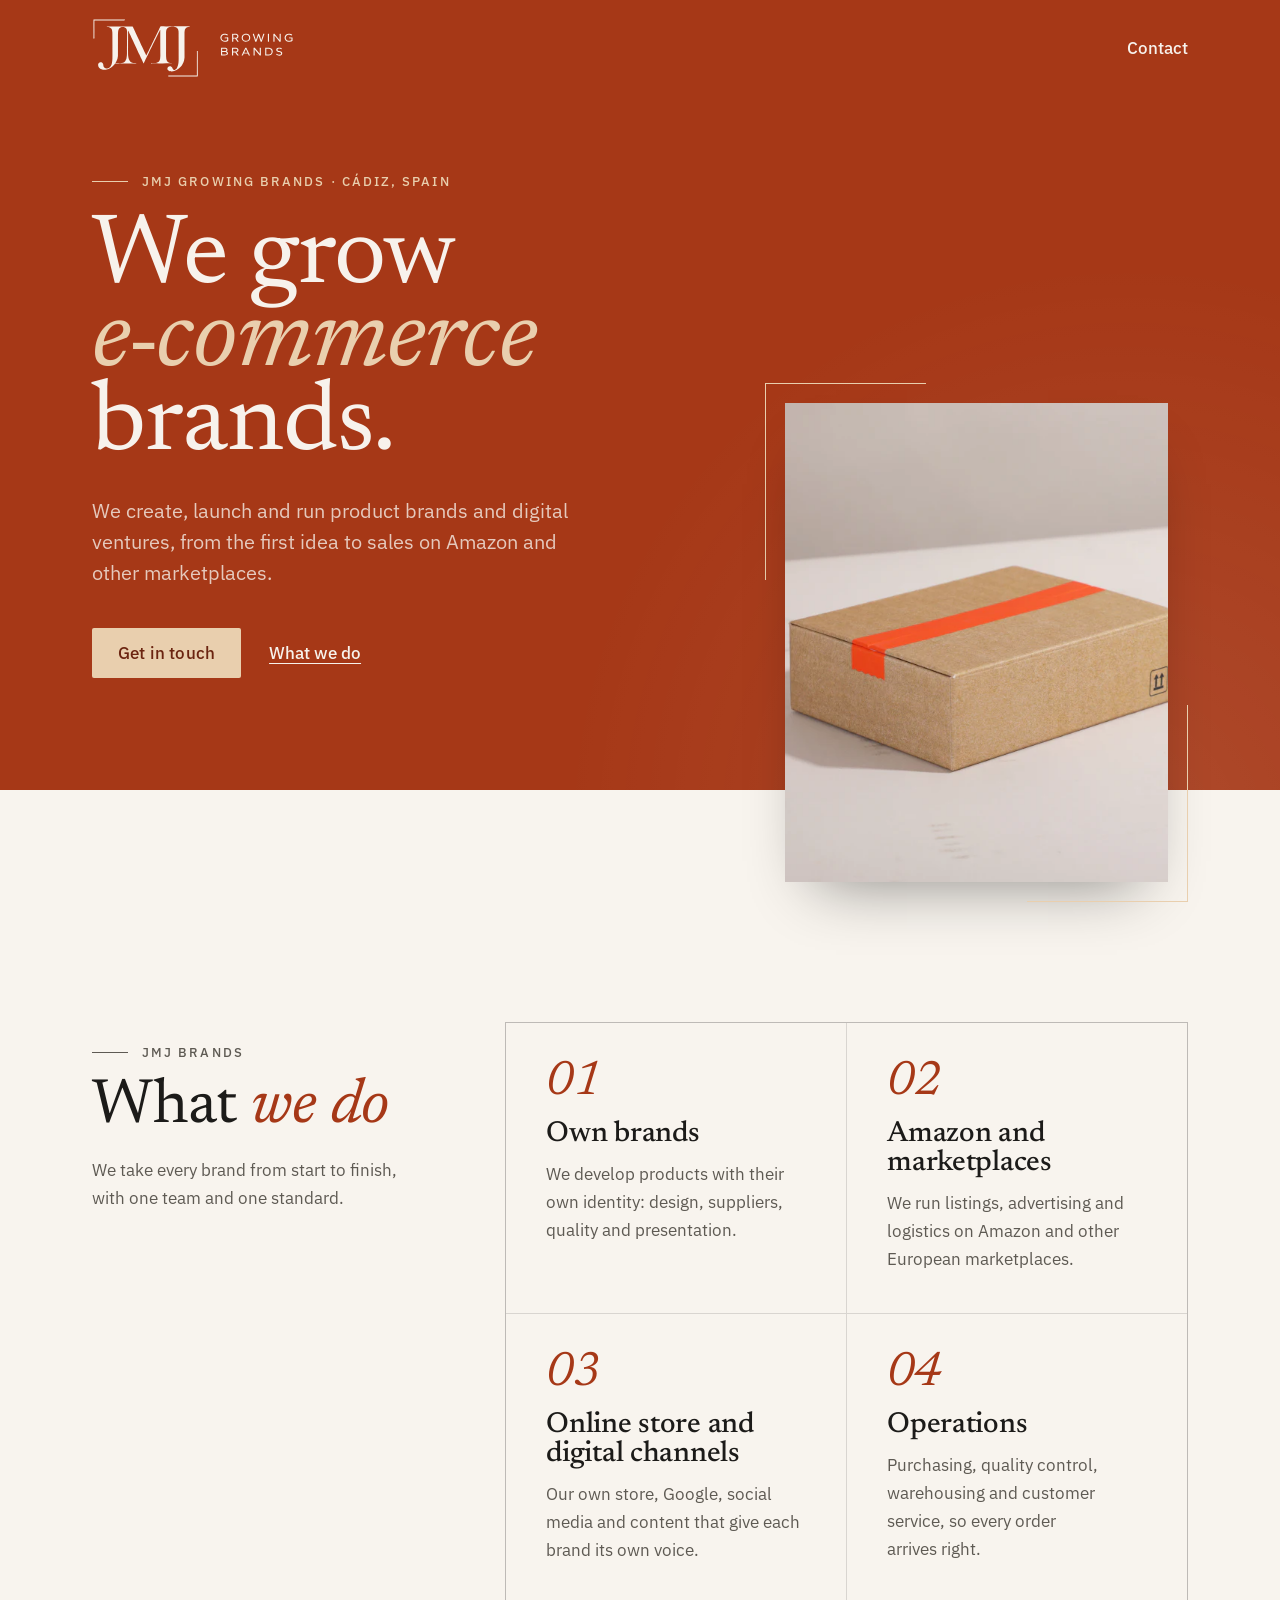
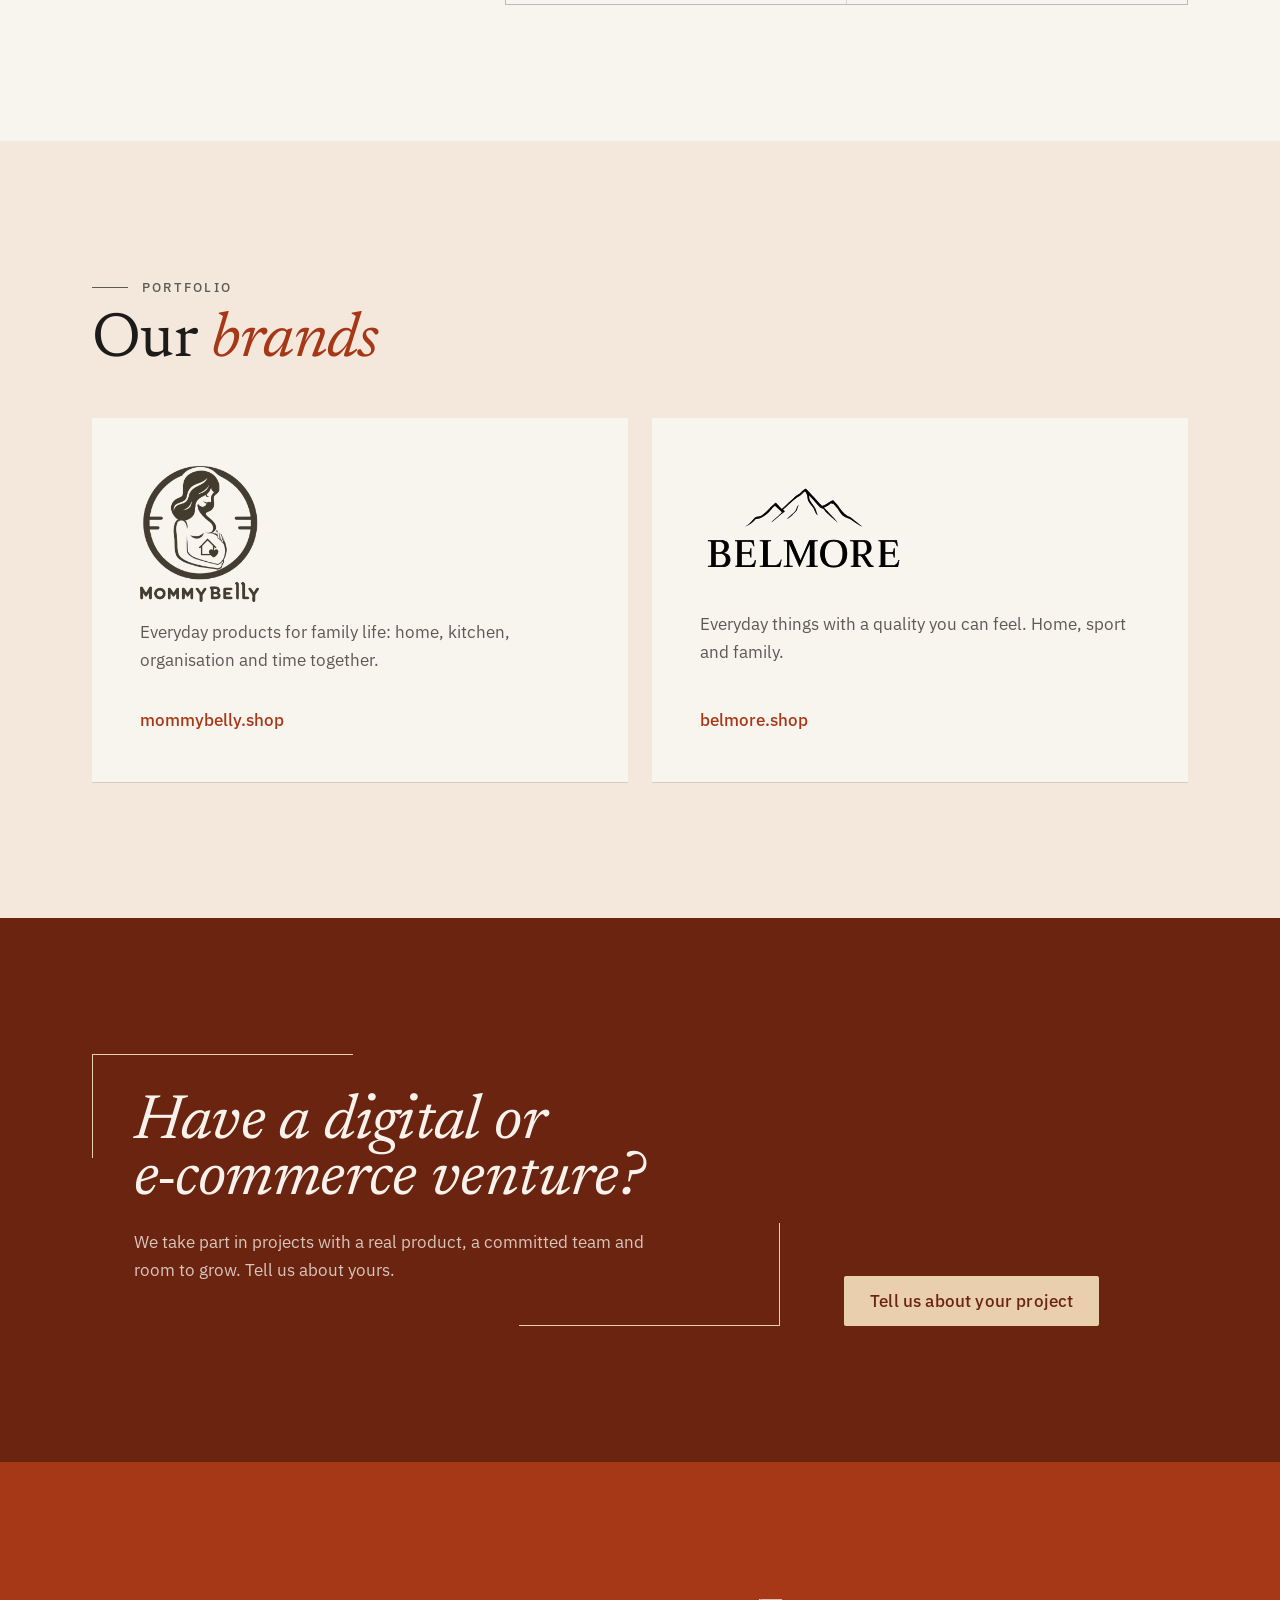
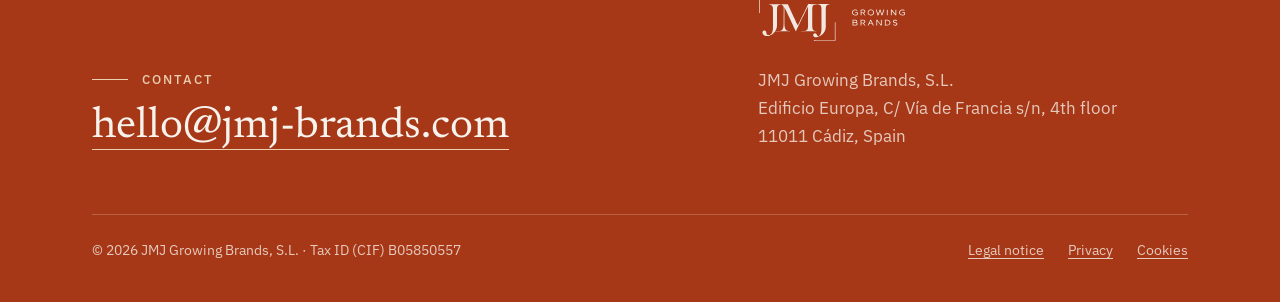
<file: index.html>
<!doctype html>
<html lang="en-GB">
<head>
<meta charset="utf-8">
<meta name="viewport" content="width=device-width, initial-scale=1">
<title>JMJ Brands · We grow e-commerce brands</title>
<meta name="description" content="JMJ Growing Brands creates, launches and runs product brands and digital ventures, from the first idea to sales on Amazon and other marketplaces.">
<meta property="og:title" content="JMJ Brands">
<meta property="og:description" content="JMJ Growing Brands creates, launches and runs product brands and digital ventures, from the first idea to sales on Amazon and other marketplaces.">
<meta property="og:type" content="website">
<meta property="og:url" content="https://jmj-brands.com/">
<meta property="og:image" content="https://jmj-brands.com/assets/img/hero-brands-1400.webp">
<meta name="theme-color" content="#A63817">
<link rel="canonical" href="https://jmj-brands.com/">
<link rel="icon" href="assets/img/favicon.svg" type="image/svg+xml">
<link rel="preload" href="assets/fonts/newsreader-400.woff2" as="font" type="font/woff2" crossorigin>
<link rel="stylesheet" href="assets/site.css">
</head>
<body>
<a class="skip" href="#main">Skip to content</a>
<header class="site-header top">
  <div class="wrap">
    <a class="brand" href="./" aria-label="JMJ Growing Brands, S.L., home"><img src="assets/img/logo-light.svg" alt="JMJ Brands" width="919" height="273"></a>
    <nav class="nav" aria-label="Main"><a href="#contact">Contact</a></nav>
  </div>
</header>

<main id="main">
  <section class="hero top" aria-labelledby="h-hero">
    <div class="wrap">
      <div class="copy">
        <p class="eyebrow">JMJ Growing Brands · Cádiz, Spain</p>
        <h1 id="h-hero">We grow <em>e&#8209;commerce</em> brands.</h1>
        <p class="lead">We create, launch and run product brands and digital ventures, from the first idea to sales on Amazon and other marketplaces.</p>
        <div class="actions">
          <a class="btn btn-second" href="mailto:hello@jmj-brands.com">Get in touch</a>
          <a class="link-quiet" href="#what">What we do</a>
        </div>
      </div>
      <figure class="corners">
        <img src="assets/img/hero-brands-1400.webp" srcset="assets/img/hero-brands-800.webp 800w, assets/img/hero-brands-1400.webp 1400w" sizes="(min-width:56rem) 38vw, 100vw" width="1400" height="1120" alt="Closed cardboard box with orange tape on a pale table" fetchpriority="high">
      </figure>
    </div>
    <div class="spacer"></div>
  </section>

  <section class="section first" id="what" aria-labelledby="h-what">
    <div class="wrap split">
      <header>
        <p class="eyebrow">JMJ Brands</p>
        <h2 id="h-what" style="margin-top:1rem">What <em>we do</em></h2>
        <p>We take every brand from start to finish, with one team and one standard.</p>
      </header>
      <ol class="services">
        <li><span class="num" aria-hidden="true">01</span><h3>Own brands</h3><p>We develop products with their own identity: design, suppliers, quality and presentation.</p></li>
        <li><span class="num" aria-hidden="true">02</span><h3>Amazon and marketplaces</h3><p>We run listings, advertising and logistics on Amazon and other European marketplaces.</p></li>
        <li><span class="num" aria-hidden="true">03</span><h3>Online store and digital channels</h3><p>Our own store, Google, social media and content that give each brand its own voice.</p></li>
        <li><span class="num" aria-hidden="true">04</span><h3>Operations</h3><p>Purchasing, quality control, warehousing and customer service, so every order arrives right.</p></li>
      </ol>
    </div>
  </section>

  <section class="section band" aria-labelledby="h-brands">
    <div class="wrap">
      <p class="eyebrow">Portfolio</p>
      <h2 id="h-brands" style="margin-top:1rem">Our <em>brands</em></h2>
      <div class="brands">
        <a class="brand-item" href="https://mommybelly.shop">
          <img class="brand-logo" src="assets/img/mommybelly.webp" alt="Mommybelly" width="419" height="480" loading="lazy">
          <p>Everyday products for family life: home, kitchen, organisation and time together.</p>
          <span class="go">mommybelly.shop</span>
        </a>
        <a class="brand-item" href="https://belmore.shop">
          <img class="brand-logo brand-logo-wide" src="assets/img/belmore.svg" alt="Belmore" width="876" height="376" loading="lazy">
          <p>Everyday things with a quality you can feel. Home, sport and family.</p>
          <span class="go">belmore.shop</span>
        </a>
      </div>
    </div>
  </section>

  <section class="section statement" aria-labelledby="h-st">
    <div class="wrap">
      <div class="box corners">
        <h2 id="h-st">Have a digital or e&#8209;commerce venture?</h2>
        <p>We take part in projects with a real product, a committed team and room to grow. Tell us about yours.</p>
      </div>
      <div><a class="btn btn-second" href="mailto:hello@jmj-brands.com?subject=Venture">Tell us about your project</a></div>
    </div>
  </section>
</main>

<footer class="site-footer" id="contact">
  <div class="wrap">
    <div class="row">
      <div>
        <p class="eyebrow">Contact</p>
        <a class="mail" href="mailto:hello@jmj-brands.com">hello@<wbr>jmj-brands.com</a>
      </div>
      <div>
        <img class="foot-logo" src="assets/img/logo-light.svg" alt="" width="919" height="273" loading="lazy">
        <address class="address">JMJ Growing Brands, S.L.<br>Edificio Europa, C/ Vía de Francia s/n, 4th floor<br>11011 Cádiz, Spain</address>
      </div>
    </div>
    <div class="legal">
      <p>© 2026 JMJ Growing Brands, S.L. · Tax ID (CIF) B05850557</p>
      <ul>
        <li><a href="legal-notice.html">Legal notice</a></li>
        <li><a href="privacy.html">Privacy</a></li>
        <li><a href="cookies.html">Cookies</a></li>
      </ul>
    </div>
  </div>
</footer>
</body>
</html>
</file>
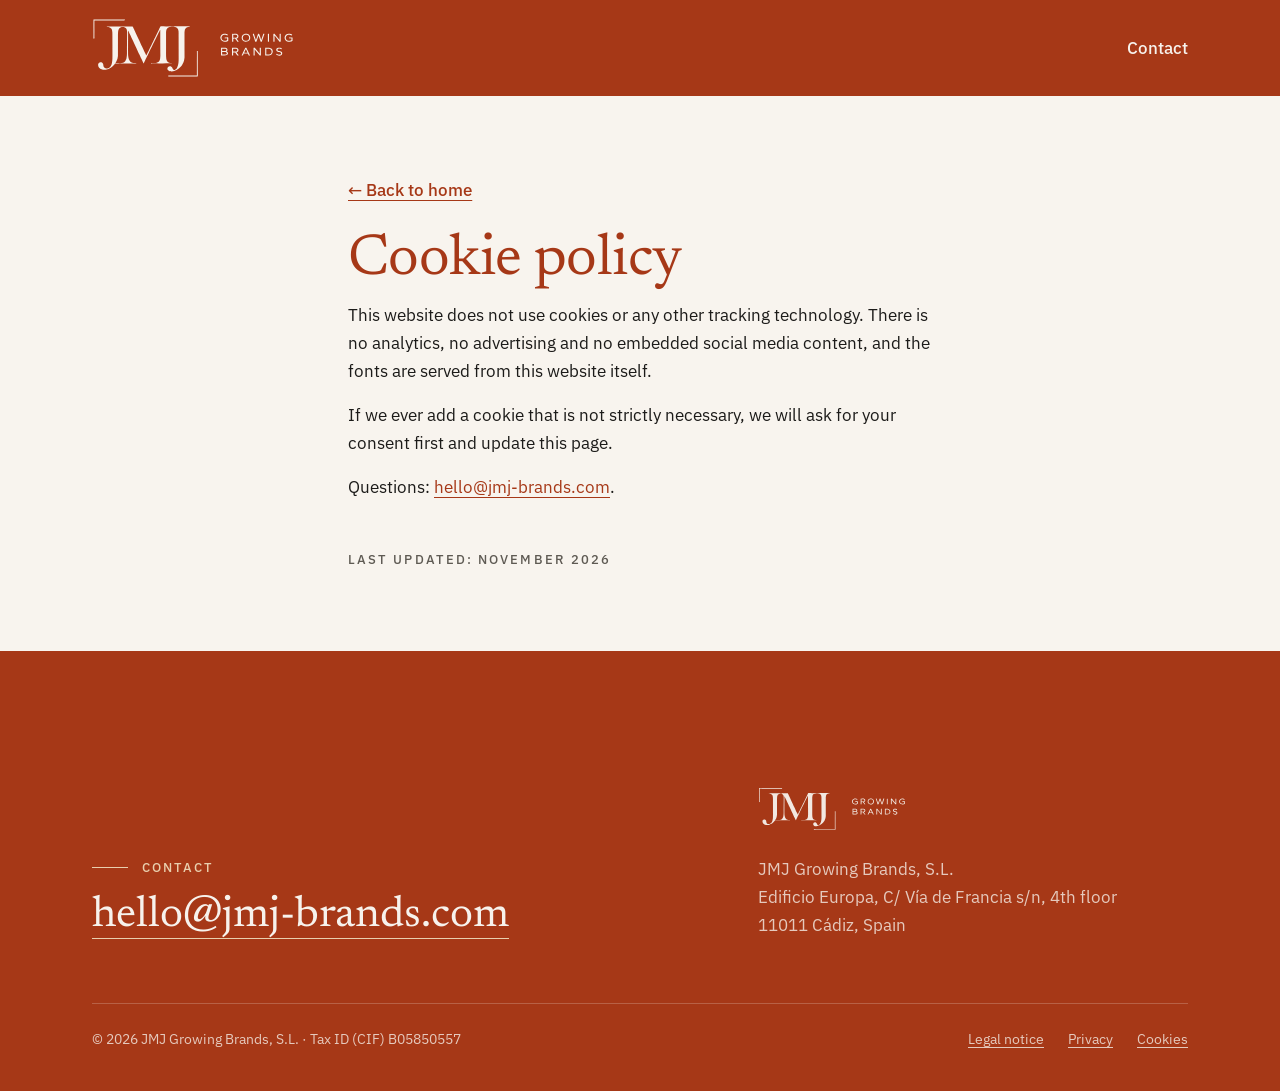
<file: cookies.html>
<!doctype html>
<html lang="en-GB">
<head>
<meta charset="utf-8">
<meta name="viewport" content="width=device-width, initial-scale=1">
<title>Cookie policy · JMJ Brands</title>
<meta name="description" content="JMJ Growing Brands creates, launches and runs product brands and digital ventures, from the first idea to sales on Amazon and other marketplaces.">
<meta name="theme-color" content="#A63817">
<link rel="canonical" href="https://jmj-brands.com/cookies.html">
<link rel="icon" href="assets/img/favicon.svg" type="image/svg+xml">
<link rel="stylesheet" href="assets/site.css">
</head>
<body class="page">
<a class="skip" href="#main">Skip to content</a>
<header class="site-header top">
  <div class="wrap">
    <a class="brand" href="./" aria-label="JMJ Growing Brands, S.L., home"><img src="assets/img/logo-light.svg" alt="JMJ Brands" width="919" height="273"></a>
    <nav class="nav" aria-label="Main"><a href="./#contact">Contact</a></nav>
  </div>
</header>

<main id="main">
<article class="wrap prose">
<a class="back" href="./">← Back to home</a>
<h1>Cookie policy</h1>

<p>This website does not use cookies or any other tracking technology. There is no analytics, no advertising and no embedded social media content, and the fonts are served from this website itself.</p>
<p>If we ever add a cookie that is not strictly necessary, we will ask for your consent first and update this page.</p>
<p>Questions: <a href="mailto:hello@jmj-brands.com">hello@jmj-brands.com</a>.</p>
<p class="eyebrow" style="margin-top:3rem">Last updated: November 2026</p>
</article>
</main>

<footer class="site-footer" id="contact">
  <div class="wrap">
    <div class="row">
      <div>
        <p class="eyebrow">Contact</p>
        <a class="mail" href="mailto:hello@jmj-brands.com">hello@<wbr>jmj-brands.com</a>
      </div>
      <div>
        <img class="foot-logo" src="assets/img/logo-light.svg" alt="" width="919" height="273" loading="lazy">
        <address class="address">JMJ Growing Brands, S.L.<br>Edificio Europa, C/ Vía de Francia s/n, 4th floor<br>11011 Cádiz, Spain</address>
      </div>
    </div>
    <div class="legal">
      <p>© 2026 JMJ Growing Brands, S.L. · Tax ID (CIF) B05850557</p>
      <ul>
        <li><a href="legal-notice.html">Legal notice</a></li>
        <li><a href="privacy.html">Privacy</a></li>
        <li><a href="cookies.html">Cookies</a></li>
      </ul>
    </div>
  </div>
</footer>
</body>
</html>
</file>
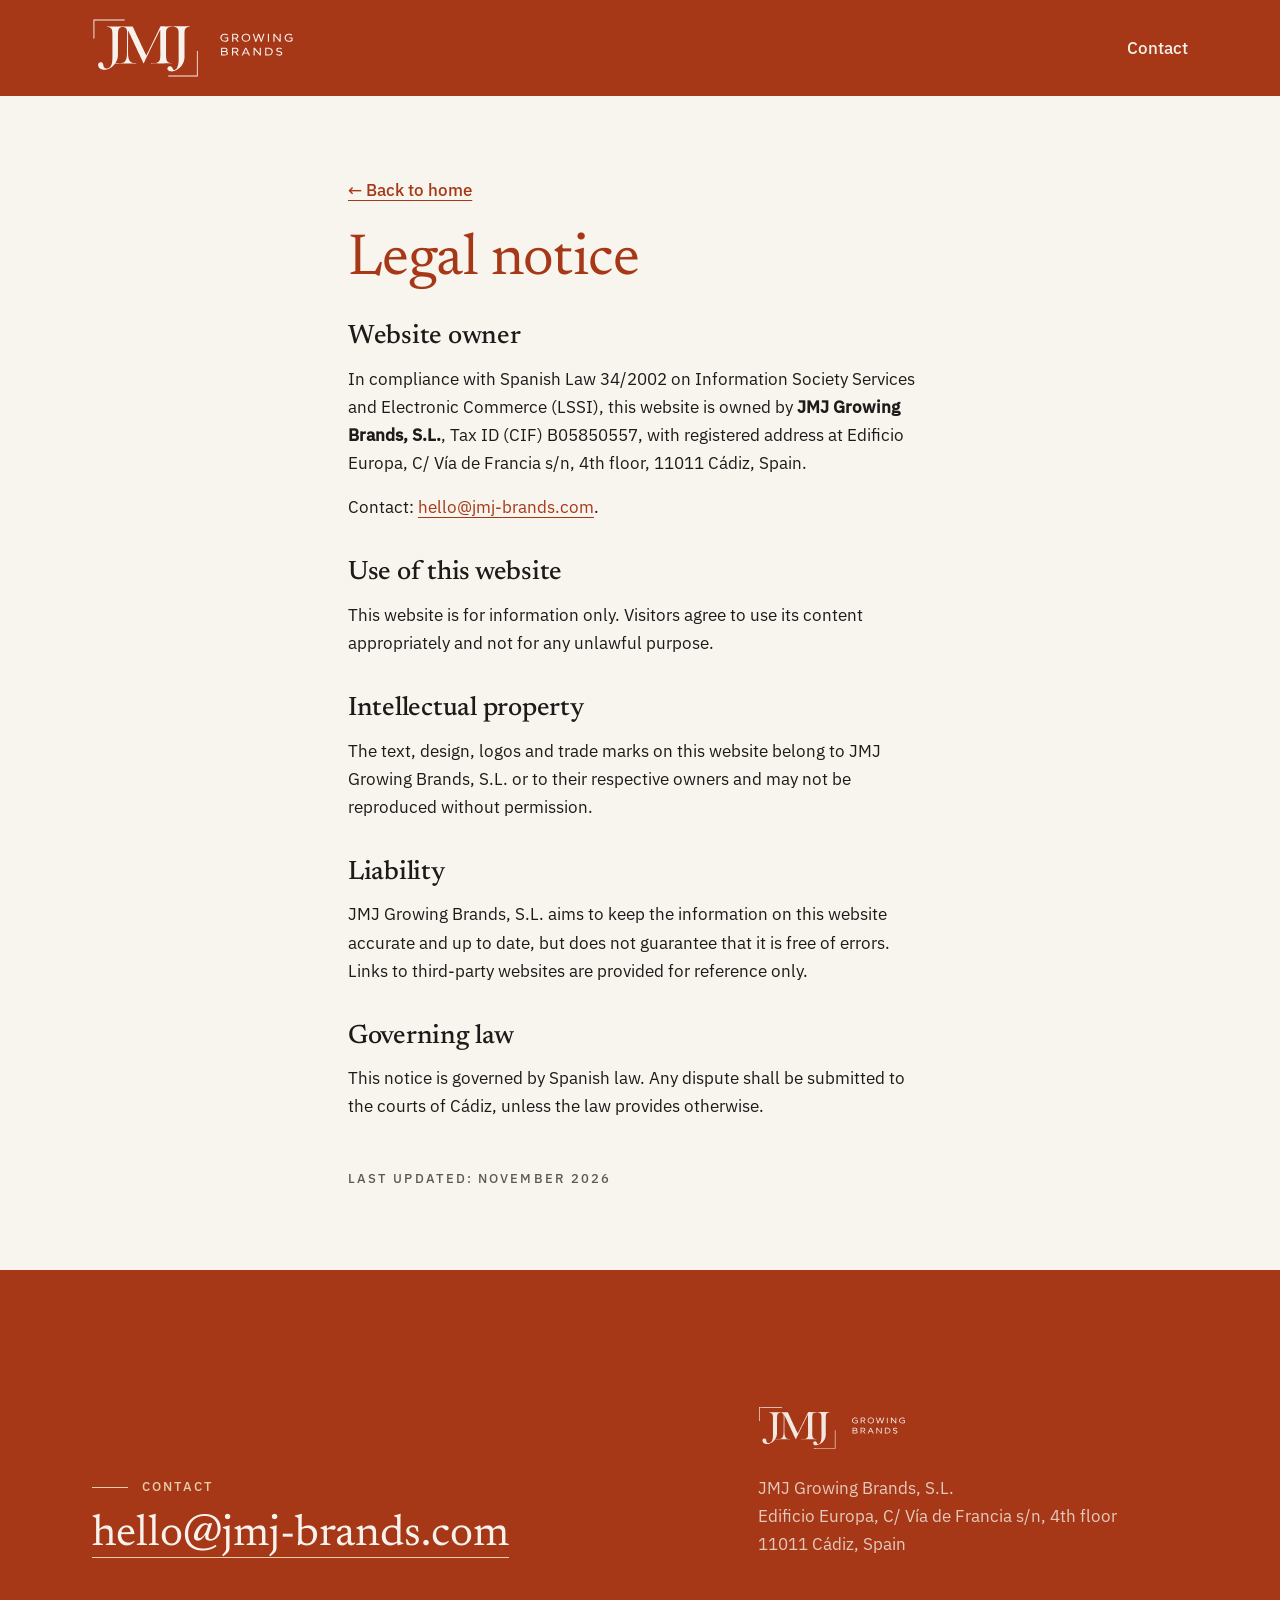
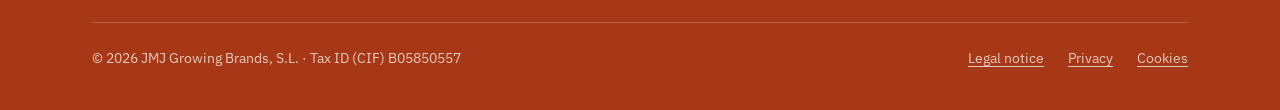
<file: legal-notice.html>
<!doctype html>
<html lang="en-GB">
<head>
<meta charset="utf-8">
<meta name="viewport" content="width=device-width, initial-scale=1">
<title>Legal notice · JMJ Brands</title>
<meta name="description" content="JMJ Growing Brands creates, launches and runs product brands and digital ventures, from the first idea to sales on Amazon and other marketplaces.">
<meta name="theme-color" content="#A63817">
<link rel="canonical" href="https://jmj-brands.com/legal-notice.html">
<link rel="icon" href="assets/img/favicon.svg" type="image/svg+xml">
<link rel="stylesheet" href="assets/site.css">
</head>
<body class="page">
<a class="skip" href="#main">Skip to content</a>
<header class="site-header top">
  <div class="wrap">
    <a class="brand" href="./" aria-label="JMJ Growing Brands, S.L., home"><img src="assets/img/logo-light.svg" alt="JMJ Brands" width="919" height="273"></a>
    <nav class="nav" aria-label="Main"><a href="./#contact">Contact</a></nav>
  </div>
</header>

<main id="main">
<article class="wrap prose">
<a class="back" href="./">← Back to home</a>
<h1>Legal notice</h1>

<h2>Website owner</h2>
<p>In compliance with Spanish Law 34/2002 on Information Society Services and Electronic Commerce (LSSI), this website is owned by <strong>JMJ Growing Brands, S.L.</strong>, Tax ID (CIF) B05850557, with registered address at Edificio Europa, C/ Vía de Francia s/n, 4th floor, 11011 Cádiz, Spain.</p>
<p>Contact: <a href="mailto:hello@jmj-brands.com">hello@jmj-brands.com</a>.</p>
<h2>Use of this website</h2>
<p>This website is for information only. Visitors agree to use its content appropriately and not for any unlawful purpose.</p>
<h2>Intellectual property</h2>
<p>The text, design, logos and trade marks on this website belong to JMJ Growing Brands, S.L. or to their respective owners and may not be reproduced without permission.</p>
<h2>Liability</h2>
<p>JMJ Growing Brands, S.L. aims to keep the information on this website accurate and up to date, but does not guarantee that it is free of errors. Links to third-party websites are provided for reference only.</p>
<h2>Governing law</h2>
<p>This notice is governed by Spanish law. Any dispute shall be submitted to the courts of Cádiz, unless the law provides otherwise.</p>
<p class="eyebrow" style="margin-top:3rem">Last updated: November 2026</p>
</article>
</main>

<footer class="site-footer" id="contact">
  <div class="wrap">
    <div class="row">
      <div>
        <p class="eyebrow">Contact</p>
        <a class="mail" href="mailto:hello@jmj-brands.com">hello@<wbr>jmj-brands.com</a>
      </div>
      <div>
        <img class="foot-logo" src="assets/img/logo-light.svg" alt="" width="919" height="273" loading="lazy">
        <address class="address">JMJ Growing Brands, S.L.<br>Edificio Europa, C/ Vía de Francia s/n, 4th floor<br>11011 Cádiz, Spain</address>
      </div>
    </div>
    <div class="legal">
      <p>© 2026 JMJ Growing Brands, S.L. · Tax ID (CIF) B05850557</p>
      <ul>
        <li><a href="legal-notice.html">Legal notice</a></li>
        <li><a href="privacy.html">Privacy</a></li>
        <li><a href="cookies.html">Cookies</a></li>
      </ul>
    </div>
  </div>
</footer>
</body>
</html>
</file>
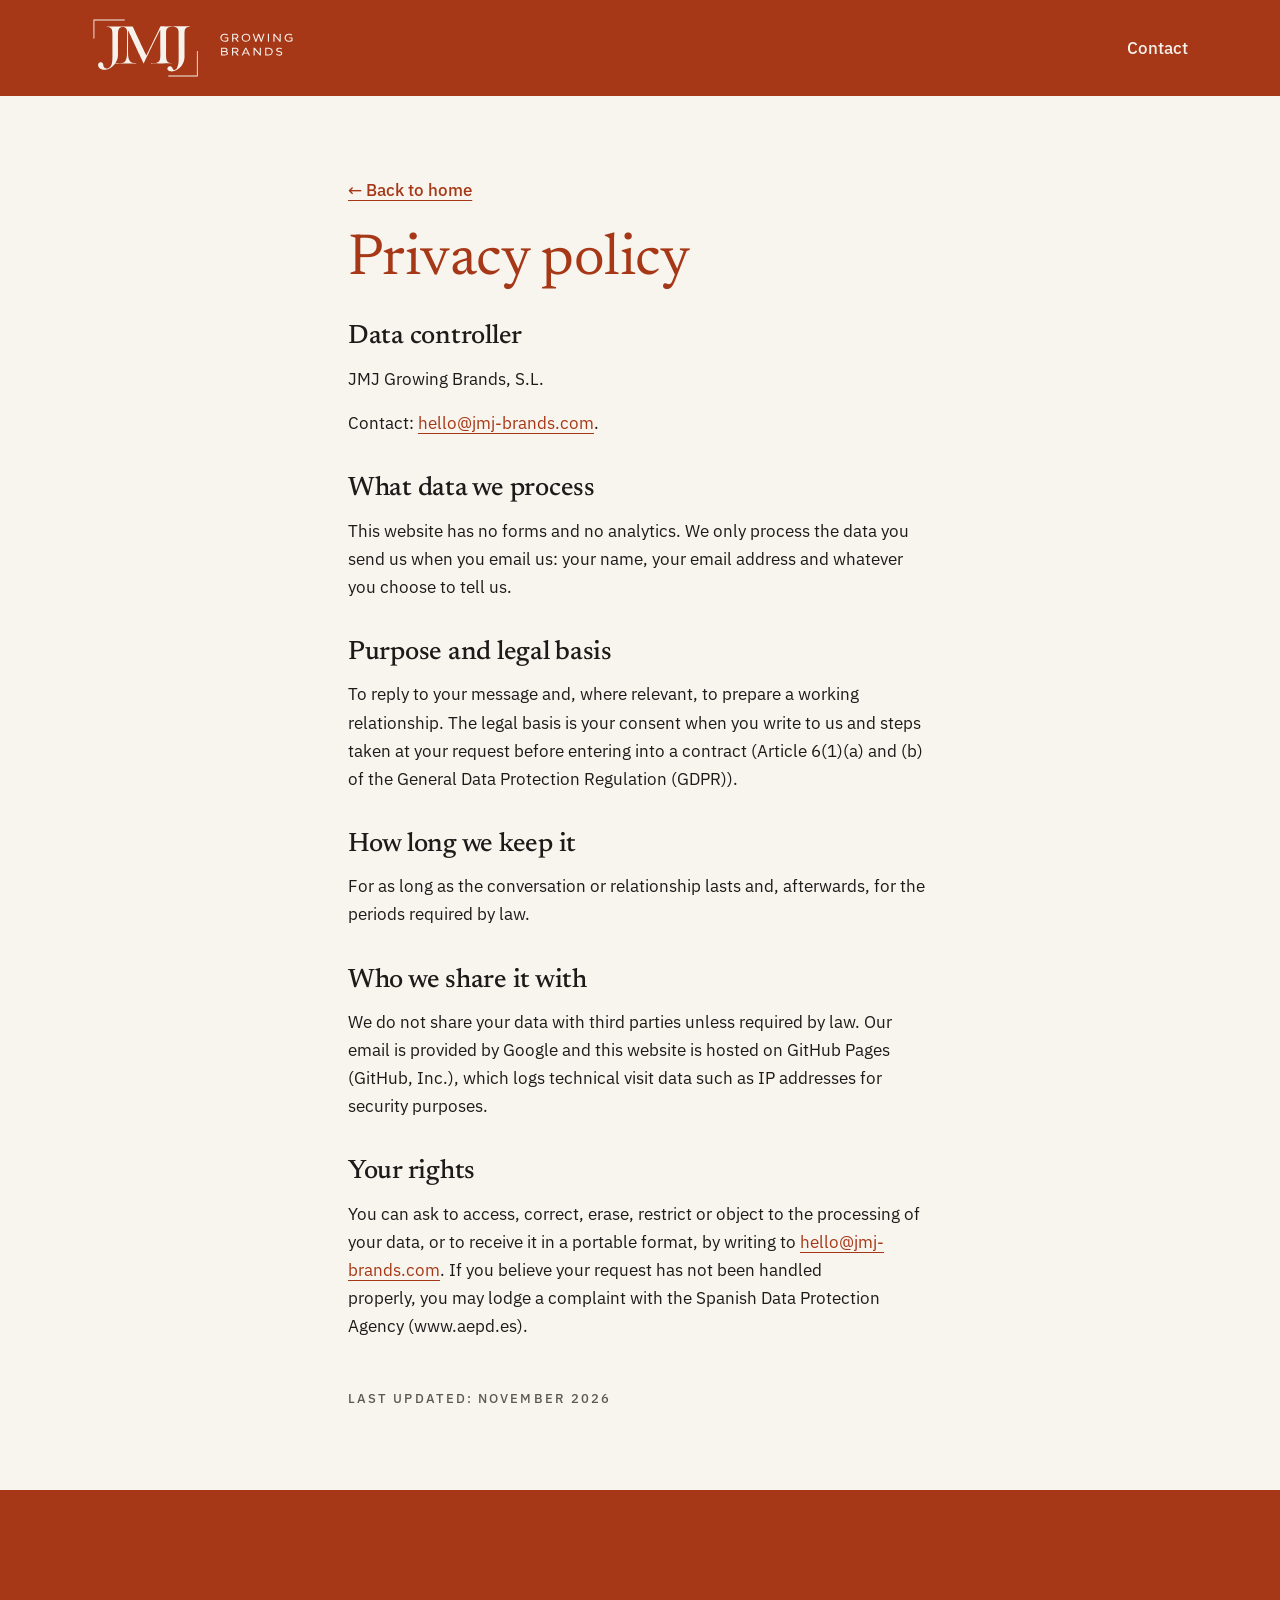
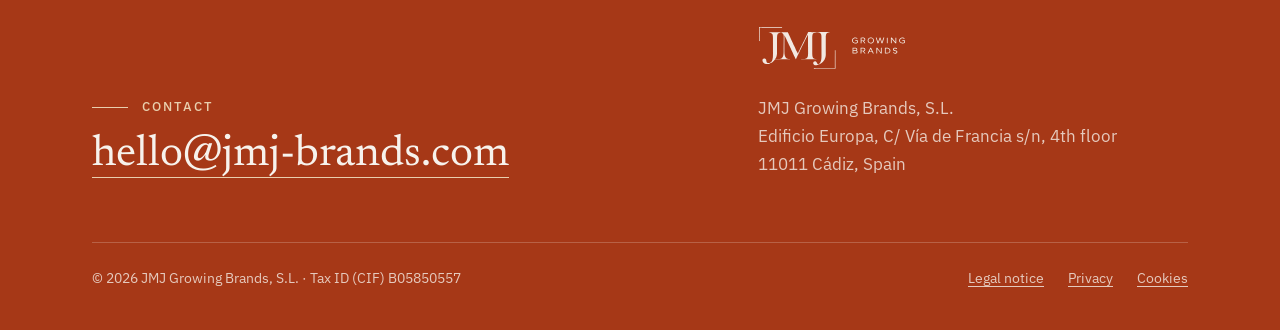
<file: privacy.html>
<!doctype html>
<html lang="en-GB">
<head>
<meta charset="utf-8">
<meta name="viewport" content="width=device-width, initial-scale=1">
<title>Privacy policy · JMJ Brands</title>
<meta name="description" content="JMJ Growing Brands creates, launches and runs product brands and digital ventures, from the first idea to sales on Amazon and other marketplaces.">
<meta name="theme-color" content="#A63817">
<link rel="canonical" href="https://jmj-brands.com/privacy.html">
<link rel="icon" href="assets/img/favicon.svg" type="image/svg+xml">
<link rel="stylesheet" href="assets/site.css">
</head>
<body class="page">
<a class="skip" href="#main">Skip to content</a>
<header class="site-header top">
  <div class="wrap">
    <a class="brand" href="./" aria-label="JMJ Growing Brands, S.L., home"><img src="assets/img/logo-light.svg" alt="JMJ Brands" width="919" height="273"></a>
    <nav class="nav" aria-label="Main"><a href="./#contact">Contact</a></nav>
  </div>
</header>

<main id="main">
<article class="wrap prose">
<a class="back" href="./">← Back to home</a>
<h1>Privacy policy</h1>

<h2>Data controller</h2>
<p>JMJ Growing Brands, S.L.</p>
<p>Contact: <a href="mailto:hello@jmj-brands.com">hello@jmj-brands.com</a>.</p>
<h2>What data we process</h2>
<p>This website has no forms and no analytics. We only process the data you send us when you email us: your name, your email address and whatever you choose to tell us.</p>
<h2>Purpose and legal basis</h2>
<p>To reply to your message and, where relevant, to prepare a working relationship. The legal basis is your consent when you write to us and steps taken at your request before entering into a contract (Article 6(1)(a) and (b) of the General Data Protection Regulation (GDPR)).</p>
<h2>How long we keep it</h2>
<p>For as long as the conversation or relationship lasts and, afterwards, for the periods required by law.</p>
<h2>Who we share it with</h2>
<p>We do not share your data with third parties unless required by law. Our email is provided by Google and this website is hosted on GitHub Pages (GitHub, Inc.), which logs technical visit data such as IP addresses for security purposes.</p>
<h2>Your rights</h2>
<p>You can ask to access, correct, erase, restrict or object to the processing of your data, or to receive it in a portable format, by writing to <a href="mailto:hello@jmj-brands.com">hello@jmj-brands.com</a>. If you believe your request has not been handled properly, you may lodge a complaint with the Spanish Data Protection Agency (www.aepd.es).</p>
<p class="eyebrow" style="margin-top:3rem">Last updated: November 2026</p>
</article>
</main>

<footer class="site-footer" id="contact">
  <div class="wrap">
    <div class="row">
      <div>
        <p class="eyebrow">Contact</p>
        <a class="mail" href="mailto:hello@jmj-brands.com">hello@<wbr>jmj-brands.com</a>
      </div>
      <div>
        <img class="foot-logo" src="assets/img/logo-light.svg" alt="" width="919" height="273" loading="lazy">
        <address class="address">JMJ Growing Brands, S.L.<br>Edificio Europa, C/ Vía de Francia s/n, 4th floor<br>11011 Cádiz, Spain</address>
      </div>
    </div>
    <div class="legal">
      <p>© 2026 JMJ Growing Brands, S.L. · Tax ID (CIF) B05850557</p>
      <ul>
        <li><a href="legal-notice.html">Legal notice</a></li>
        <li><a href="privacy.html">Privacy</a></li>
        <li><a href="cookies.html">Cookies</a></li>
      </ul>
    </div>
  </div>
</footer>
</body>
</html>
</file>
<file: assets/site.css>
/* JMJ · sistema común v2 (ver WEBS/JMJ/DESIGN.md). Cada web cambia solo el bloque de variables de marca. */
@font-face{font-family:"Newsreader";src:url(fonts/newsreader-400.woff2) format("woff2");font-weight:400;font-style:normal;font-display:swap}
@font-face{font-family:"Newsreader";src:url(fonts/newsreader-500.woff2) format("woff2");font-weight:500;font-style:normal;font-display:swap}
@font-face{font-family:"Newsreader";src:url(fonts/newsreader-400-italic.woff2) format("woff2");font-weight:400;font-style:italic;font-display:swap}
@font-face{font-family:"IBM Plex Sans";src:url(fonts/plex-sans-400.woff2) format("woff2");font-weight:400;font-style:normal;font-display:swap}
@font-face{font-family:"IBM Plex Sans";src:url(fonts/plex-sans-500.woff2) format("woff2");font-weight:500;font-style:normal;font-display:swap}

:root{
  --brand:#A63817; --brand-deep:#6B2410; --brand-hover:#8C2F13;
  --second:#E9CFAE; --second-hover:#F2DEC4;
  --tint:#F4E8DD; --paper:#F8F4EE;
  --ink:#1C1B19; --ink-muted:#5E5A53; --line:rgba(28,27,25,.14); --on-brand:#F7F2EC; --on-brand-muted:rgba(247,242,236,.78);
  --serif:"Newsreader",Georgia,"Times New Roman",serif;
  --sans:"IBM Plex Sans",system-ui,-apple-system,"Segoe UI",Roboto,sans-serif;
  --wrap:74rem; --gutter:clamp(1.25rem,4vw,2.75rem); --section:clamp(4.5rem,2.5rem + 8vw,8.5rem);
}
*,*::before,*::after{box-sizing:border-box}
html{-webkit-text-size-adjust:100%;text-size-adjust:100%}
body{margin:0;background:var(--paper);color:var(--ink);font-family:var(--sans);font-size:1.0625rem;line-height:1.65;font-size-adjust:from-font}
img{display:block;max-width:100%;height:auto}
a{color:var(--brand);text-decoration-thickness:1px;text-underline-offset:.22em}
a:hover{text-decoration-thickness:2px}
:focus-visible{outline:2px solid var(--ink);outline-offset:3px}
.top :focus-visible,.statement :focus-visible,.site-footer :focus-visible{outline-color:var(--second)}
.wrap{max-width:var(--wrap);margin-inline:auto;padding-inline:var(--gutter)}
.skip{position:absolute;left:-9999px}
.skip:focus{left:1rem;top:1rem;z-index:10;background:var(--ink);color:var(--paper);padding:.5rem 1rem}

h1,h2,h3{font-family:var(--serif);font-weight:400;line-height:1.08;letter-spacing:-.012em;margin:0;text-wrap:balance}
h1{font-size:clamp(2.75rem,1.6rem + 4.4vw,5.25rem);line-height:1.02}
h2{font-size:clamp(2.1rem,1.5rem + 2.2vw,3.25rem)}
h3{font-size:1.5rem;line-height:1.2;font-weight:500}
p{margin:0;text-wrap:pretty}
em{font-style:italic}
.eyebrow{display:flex;align-items:center;gap:.875rem;font-size:.8125rem;font-weight:500;letter-spacing:.16em;text-transform:uppercase;color:var(--ink-muted)}
.eyebrow::before{content:"";width:2.25rem;height:1px;background:currentColor}
.lead{font-size:1.25rem;line-height:1.55;max-width:34rem}

/* Botones */
.btn{display:inline-flex;align-items:center;min-height:3.125rem;padding:0 1.625rem;border-radius:2px;background:var(--brand);color:var(--on-brand);font-weight:500;text-decoration:none;letter-spacing:.01em}
.btn:hover{background:var(--brand-hover)}
.btn-second,.top .btn-second{background:var(--second);color:var(--brand-deep)}
.btn-second:hover{background:var(--second-hover)}
.link-quiet{font-weight:500}

/* Cabecera y portada sobre el color de la marca */
.top{background:var(--brand);color:var(--on-brand)}
.hero.top{background:radial-gradient(circle at 88% 105%,rgba(255,255,255,.09),transparent 42%),var(--brand)}
.top a{color:var(--on-brand)}
.site-header .wrap{display:flex;align-items:center;justify-content:space-between;gap:1rem;min-height:6rem}
.brand{display:inline-flex}
.brand img{height:3rem;width:auto}
@media (min-width:48rem){.brand img{height:3.75rem}}
.nav a{font-weight:500;text-decoration:none;padding-block:.5rem;border-bottom:1px solid transparent}
.nav a:hover{border-bottom-color:currentColor}

.hero{padding-block:clamp(2.5rem,1.5rem + 4vw,5rem) 0}
.hero .wrap{position:relative;z-index:1;display:grid;gap:3rem;align-items:center}
.hero .eyebrow{color:var(--second)}
.hero h1{margin-top:1.5rem;color:var(--on-brand)}
.hero h1 em{color:var(--second)}
.hero .lead{margin-top:1.75rem;color:var(--on-brand-muted)}
.actions{display:flex;flex-wrap:wrap;align-items:center;gap:1rem 1.75rem;margin-top:2.5rem}
.hero figure{position:relative;margin:0 0 -5rem;padding:1.25rem}
.hero figure img{position:relative;width:100%;aspect-ratio:4/5;object-fit:cover;box-shadow:0 30px 60px -30px rgba(0,0,0,.45)}
/* Esquinas del logo alrededor de la foto */
.corners::before,.corners::after{content:"";position:absolute;width:38%;height:38%;border:1.5px solid var(--second);pointer-events:none}
.corners::before{top:0;left:0;border-right:0;border-bottom:0}
.corners::after{right:0;bottom:0;border-left:0;border-top:0}
.hero .spacer{height:clamp(3rem,2rem + 4vw,6rem)}
@media (min-width:56rem){
  .hero .wrap{grid-template-columns:7fr 5fr;gap:5rem;align-items:end}
  .hero .copy{padding-bottom:7rem}
  .hero figure{margin-bottom:-7rem}
  .hero .spacer{display:none}
}

/* Secciones */
.section{padding-block:var(--section)}
.first{padding-top:calc(var(--section) + 5rem)}
@media (min-width:56rem){.first{padding-top:calc(var(--section) + 6rem)}}
.split{display:grid;gap:2.5rem}
@media (min-width:56rem){.split{grid-template-columns:4fr 8fr;gap:4.5rem}}
.split > header p{margin-top:1.25rem;color:var(--ink-muted);max-width:24rem}
.split > header h2 em{color:var(--brand)}
.services{list-style:none;margin:0;padding:0;display:grid;gap:1px;background:var(--line);border:1px solid var(--line)}
@media (min-width:40rem){.services{grid-template-columns:1fr 1fr}}
.services li{display:flex;flex-direction:column;gap:.625rem;padding:clamp(1.5rem,1rem + 2vw,2.5rem);background:var(--paper);transition:background .25s}
.services li:hover{background:var(--tint)}
@media (min-width:40rem){.services li:last-child:nth-child(odd){grid-column:span 2}}
.services .num{font-family:var(--serif);font-style:italic;font-size:2.5rem;line-height:1;color:var(--brand)}
.services h3{margin-top:.5rem}
.services p{color:var(--ink-muted)}

.band{background:var(--tint)}
.band h2 em{color:var(--brand)}
.brands{display:grid;gap:1.5rem;margin-top:3rem}
@media (min-width:48rem){.brands{grid-template-columns:1fr 1fr}}
.brand-item{position:relative;display:flex;flex-direction:column;gap:1rem;padding:clamp(1.75rem,1rem + 3vw,3rem);background:var(--paper);color:var(--ink);text-decoration:none;box-shadow:0 1px 0 var(--line)}
.brand-item:hover .go{text-decoration:underline}
.brand-item p{color:var(--ink-muted);max-width:28rem}
.brand-item .go{margin-top:auto;padding-top:1rem;color:var(--brand);font-weight:500}
.brand-logo{height:8.5rem;width:auto;align-self:flex-start}
.brand-logo-wide{height:5.5rem;margin-block:1.25rem}

/* Bloque final sobre la marca */
.statement{background:var(--brand-deep);color:var(--on-brand)}
.statement .wrap{display:grid;gap:2.5rem;align-items:end}
@media (min-width:56rem){.statement .wrap{grid-template-columns:8fr 4fr;gap:4rem}}
.statement .box{position:relative;padding:clamp(1.5rem,1rem + 2vw,2.75rem)}
.statement h2{font-style:italic;color:var(--on-brand)}
.statement p{margin-top:1.25rem;color:var(--on-brand-muted);max-width:34rem}
.statement .note{margin-top:1.5rem;font-size:.875rem;color:var(--on-brand-muted);max-width:34rem}

/* Pie */
.site-footer{background:var(--brand);color:var(--on-brand);padding-block:var(--section) 2.5rem}
.site-footer a{color:var(--on-brand)}
.site-footer .row{display:grid;gap:2.5rem}
@media (min-width:56rem){.site-footer .row{grid-template-columns:7fr 5fr;gap:4rem;align-items:end}}
.site-footer .eyebrow{color:var(--second)}
.mail{display:inline-block;max-width:100%;margin-top:1rem;font-family:var(--serif);font-size:clamp(1.25rem,.9rem + 1.9vw,2.25rem);line-height:1.2;text-decoration:none;overflow-wrap:anywhere;border-bottom:1px solid var(--second)}
.mail:hover{color:var(--second)}
.address{font-style:normal;color:var(--on-brand-muted)}
.foot-logo{height:2.75rem;width:auto;margin-bottom:1.5rem;opacity:.95}
.legal{display:flex;flex-wrap:wrap;justify-content:space-between;gap:1rem 2rem;margin-top:4rem;padding-top:1.5rem;border-top:1px solid rgba(247,242,236,.22);font-size:.875rem;color:var(--on-brand-muted)}
.legal ul{display:flex;flex-wrap:wrap;gap:.5rem 1.5rem;list-style:none;margin:0;padding:0}
.legal a{color:var(--on-brand-muted)}

/* Páginas legales */
.prose{max-width:42rem;padding-block:clamp(3rem,2rem + 4vw,5rem)}
.prose h1{font-size:clamp(2rem,1.5rem + 2vw,3rem);color:var(--brand)}
.prose h2{font-size:1.375rem;font-weight:500;margin-top:2.5rem}
.prose p,.prose ul{margin-top:1rem}
.prose li{margin-top:.375rem}
.prose .back{display:inline-block;margin-bottom:2rem;font-weight:500}
.prose .eyebrow::before{display:none}
</file>
